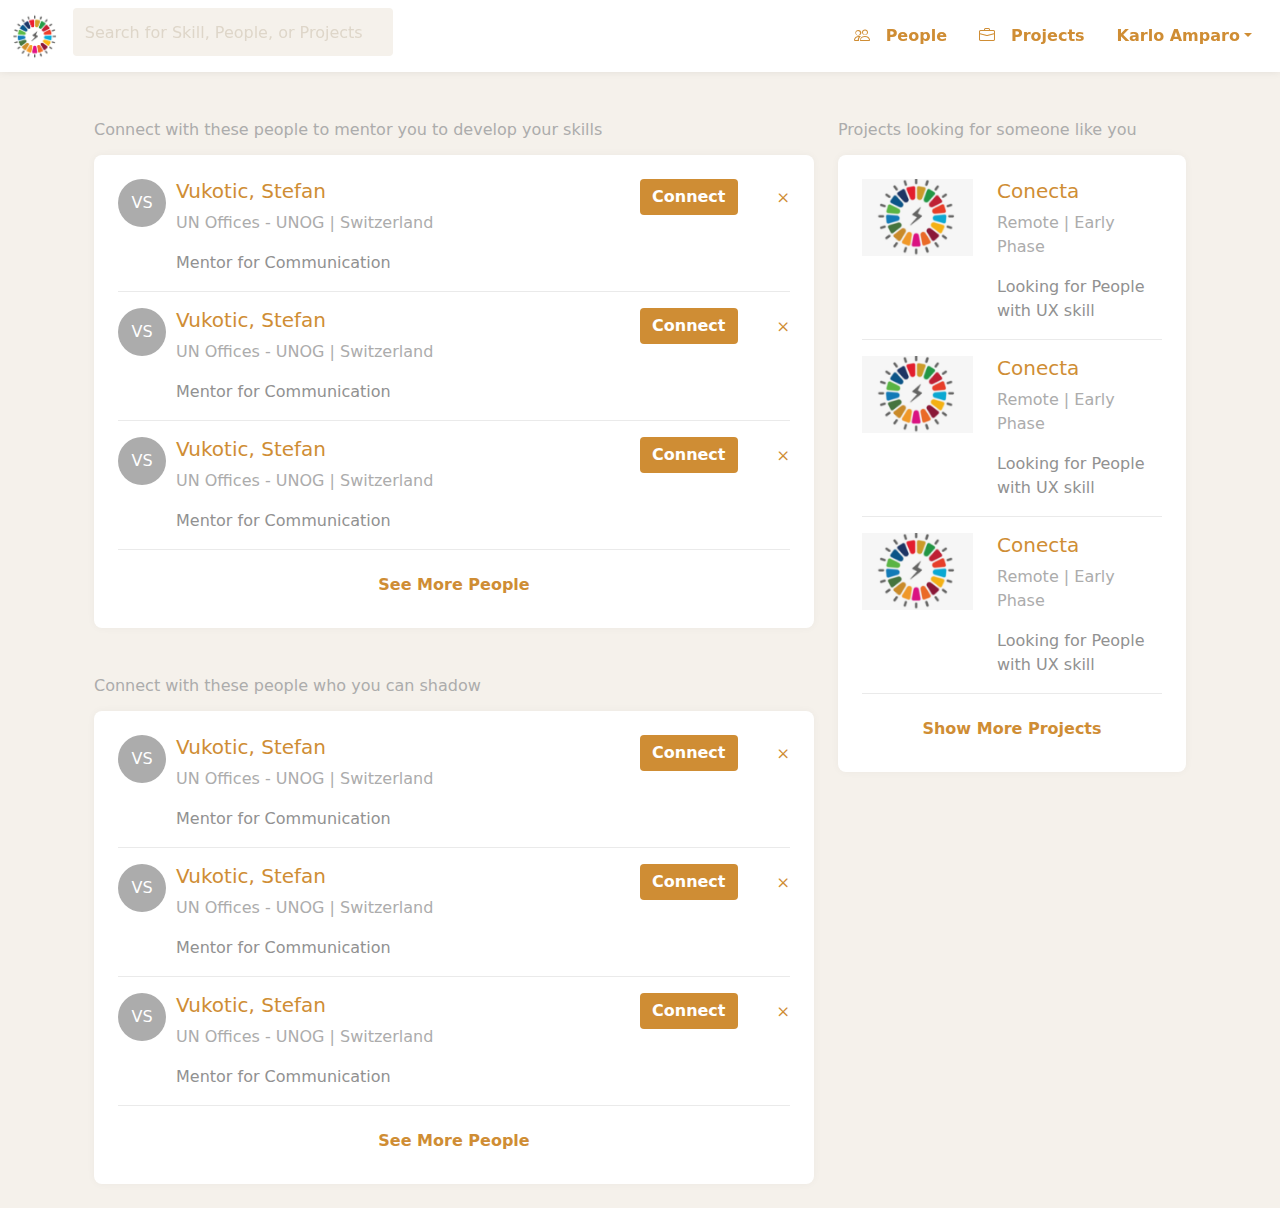
<file: index.html>
<html lang="en"><head>
    <meta charset="utf-8">
    <meta name="viewport" content="width=device-width, initial-scale=1">
    <meta name="description" content="">
    <title>Conecta</title>

    <link href="css/bootstrap.css" rel="stylesheet">
    <link href="css/style.css" rel="stylesheet">
    <link rel="stylesheet" href="https://cdn.jsdelivr.net/npm/bootstrap-icons@1.3.0/font/bootstrap-icons.css">
  </head>
  <body>
    
<nav class="navbar fixed-top navbar-expand-md">
  <div class="container-fluid">
    <a class="navbar-brand" href="index.html"><img src="img/logo.png"></a>
    <button class="navbar-toggler" type="button" data-bs-toggle="collapse" data-bs-target="#navbarsExampleDefault" aria-controls="navbarsExampleDefault" aria-expanded="false"   aria-label="Toggle navigation">
      <span class="navbar-toggler-icon"></span>
    </button>

    <div class="collapse navbar-collapse" id="navbarsExampleDefault">
      <form class="d-flex pt-2" action="search.html">
        <input class="form-control me-2" type="search" placeholder="Search for Skill, People, or Projects" aria-label="Search" id="search">
      </form>

      <ul class="navbar-nav ms-auto flex-nowrap">
        <li class="nav-item">
          <a href="#" class="nav-link m-2 menu-item nav-active"><i class="bi bi-people me-3"></i>People</a>
        </li>
        <li class="nav-item">
          <a href="#" class="nav-link m-2 menu-item"><i class="bi bi-briefcase me-3"></i>Projects</a>
        </li>
        <li class="nav-item dropdown">
          <a class="nav-link m-2 dropdown-toggle" data-bs-toggle="dropdown" href="#" role="button" aria-expanded="false">Karlo Amparo</a>
        </li>
      </ul>
      
    </div>
  </div>
</nav>

<div id="main" class="container pb-4">
  <div class="container">
  <div class="row">
    <div class="col-sm-8">


      <h6 class="light-grey">Connect with these people to mentor you to develop your skills</h6>
      <div class="card mt-3 pt-0">
        <div class="card-body">
          

          <div class="row card-item">

            <div class="col-sm-1">
              <div class="profile-image">
                VS
              </div>
            </div>


            <div class="col-sm-8">
              <a class="orange" href="profile.html">
                <h5>Vukotic, Stefan</h5>
              </a>
              <p class="sub light-grey">UN Offices - UNOG  |  Switzerland</p>
              <p class="grey">Mentor for Communication</p>
            </div>
            <div class="col-sm-2 text-end">
              <button type="button" class="btn btn-primary">Connect</button>
            </div>
            <div class="col-sm-1">
              <button type="button" class="btn btn-link btn-lg"><i class="bi bi-x"></i></button>
            </div>
          </div>

          <hr>

          <div class="row card-item">
            <div class="col-sm-1">
              <div class="profile-image">
                VS
              </div>
            </div>
            <div class="col-sm-8">
              <a class="orange" href="profile.html">
                <h5>Vukotic, Stefan</h5>
              </a>
              <p class="sub light-grey">UN Offices - UNOG  |  Switzerland</p>
              <p class="grey">Mentor for Communication</p>
            </div>
            <div class="col-sm-2 text-end">
              <button type="button" class="btn btn-primary">Connect</button>
            </div>
            <div class="col-sm-1">
              <button type="button" class="btn btn-link btn-lg"><i class="bi bi-x"></i></button>
            </div>
          </div>

          <hr>

          <div class="row card-item">
            <div class="col-sm-1">
              <div class="profile-image">
                VS
              </div>
            </div>
            <div class="col-sm-8">
              <a class="orange" href="profile.html">
                <h5>Vukotic, Stefan</h5>
              </a>
              <p class="sub light-grey">UN Offices - UNOG  |  Switzerland</p>
              <p class="grey">Mentor for Communication</p>
            </div>
            <div class="col-sm-2 text-end">
              <button type="button" class="btn btn-primary">Connect</button>
            </div>
            <div class="col-sm-1">
              <button type="button" class="btn btn-link btn-lg"><i class="bi bi-x"></i></button>
            </div>
          </div>

          <hr>

          <div class="row">
            <div class="col-sm-12 text-center">
              <a href="search-people.html">
                <button type="button" class="btn btn-link">See More People</button>
              </a>
            </div>
          </div>


        </div>
      </div>

      <h6 class="light-grey mt-5">Connect with these people who you can shadow</h6>
      <div class="card mt-3 pt-0">
        <div class="card-body">
          

          <div class="row card-item">
            <div class="col-sm-1">
              <div class="profile-image">
                VS
              </div>
            </div>
            <div class="col-sm-8">
              <a class="orange" href="profile.html">
                <h5>Vukotic, Stefan</h5>
              </a>
              <p class="sub light-grey">UN Offices - UNOG  |  Switzerland</p>
              <p class="grey">Mentor for Communication</p>
            </div>
            <div class="col-sm-2 text-end">
              <button type="button" class="btn btn-primary">Connect</button>
            </div>
            <div class="col-sm-1">
              <button type="button" class="btn btn-link btn-lg"><i class="bi bi-x"></i></button>
            </div>
          </div>

          <hr>

          <div class="row card-item">
            <div class="col-sm-1">
              <div class="profile-image">
                VS
              </div>
            </div>
            <div class="col-sm-8">
              <a class="orange" href="profile.html">
                <h5>Vukotic, Stefan</h5>
              </a>
              <p class="sub light-grey">UN Offices - UNOG  |  Switzerland</p>
              <p class="grey">Mentor for Communication</p>
            </div>
            <div class="col-sm-2 text-end">
              <button type="button" class="btn btn-primary">Connect</button>
            </div>
            <div class="col-sm-1">
              <button type="button" class="btn btn-link btn-lg"><i class="bi bi-x"></i></button>
            </div>
          </div>

          <hr>

          <div class="row card-item">
            <div class="col-sm-1">
              <div class="profile-image">
                VS
              </div>
            </div>
            <div class="col-sm-8">
              <a class="orange" href="profile.html">
                <h5>Vukotic, Stefan</h5>
              </a>
              <p class="sub light-grey">UN Offices - UNOG  |  Switzerland</p>
              <p class="grey">Mentor for Communication</p>
            </div>
            <div class="col-sm-2 text-end">
              <button type="button" class="btn btn-primary">Connect</button>
            </div>
            <div class="col-sm-1">
              <button type="button" class="btn btn-link btn-lg"><i class="bi bi-x"></i></button>
            </div>
          </div>

          <hr>

          <div class="row">
            <div class="col-sm-12 text-center">
              <a href="search-people.html">
                <button type="button" class="btn btn-link">See More People</button>
              </a>
            </div>
          </div>


        </div>
      </div>


    </div>
    <div class="col-sm-4">
      <h6 class="light-grey">Projects looking for someone like you</h6>
      <div class="card mt-3">
        <div class="card-body">

          <div class="row card-item">
            <div class="col-sm-5">
              <img src="img/project-sample.png">
            </div>
            <div class="col-sm-7">
              <a class="orange" href="project.html">
                <h5>Conecta</h5>
              </a>
              <p class="sub light-grey">Remote  |  Early Phase</p>
              <p class="grey">Looking for People with UX skill</p>
            </div>
          </div>

          <hr>

          <div class="row card-item">
            <div class="col-sm-5">
              <img src="img/project-sample.png">
            </div>
            <div class="col-sm-7">
              <a class="orange" href="project.html">
                <h5>Conecta</h5>
              </a>
              <p class="sub light-grey">Remote  |  Early Phase</p>
              <p class="grey">Looking for People with UX skill</p>
            </div>
          </div>

          <hr>

          <div class="row card-item">
            <div class="col-sm-5">
              <img src="img/project-sample.png">
            </div>
            <div class="col-sm-7">
              <a class="orange" href="project.html">
                <h5>Conecta</h5>
              </a>
              <p class="sub light-grey">Remote  |  Early Phase</p>
              <p class="grey">Looking for People with UX skill</p>
            </div>
          </div>

          <hr>

          <div class="row">
            <div class="col-sm-12 text-center">
              <a href="search-projects.html">
                <button type="button" class="btn btn-link">Show More Projects</button>
              </a>
            </div>
          </div>


        </div>
      </div>

    </div>
  </div>
</div>

</div><!-- /.container -->


    <script src="js/bootstrap.bundle.min.js"></script>

      
  

</body></html>
</file>
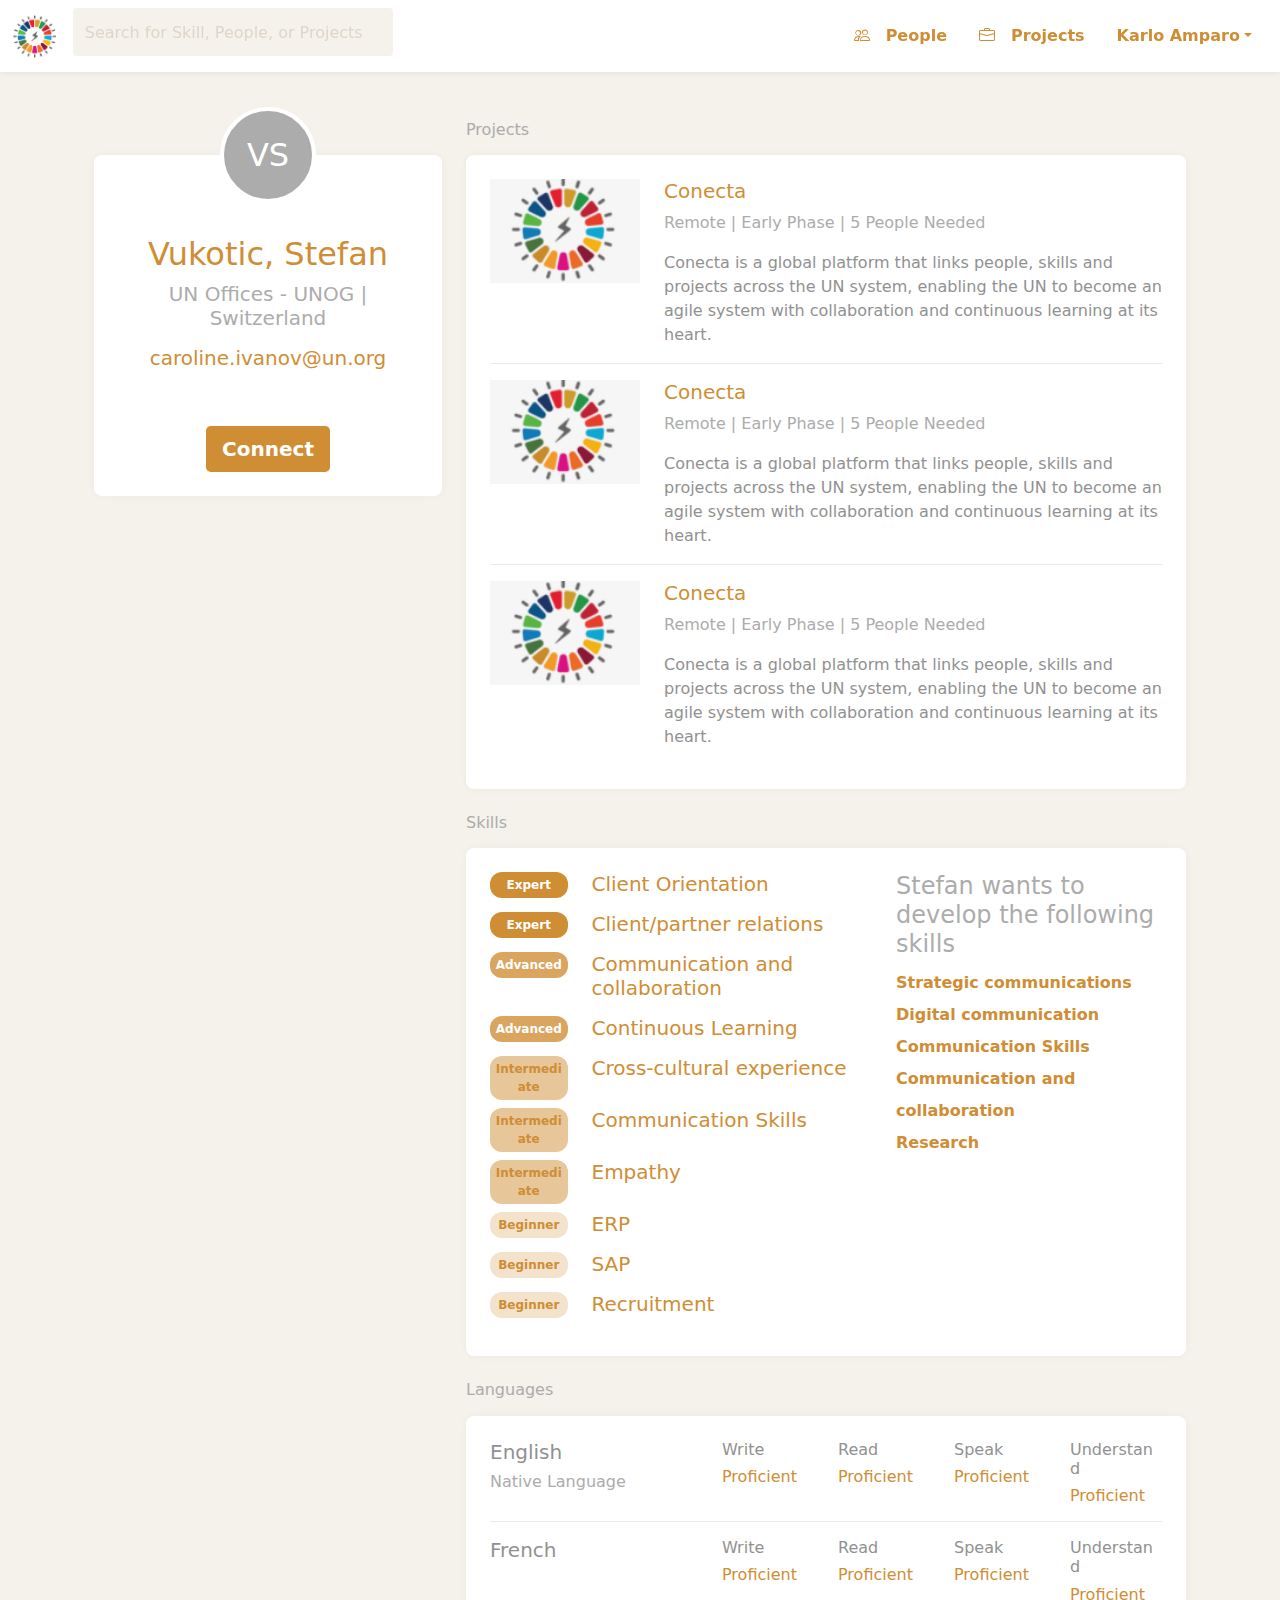
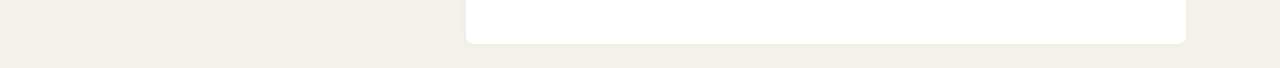
<file: profile.html>
<html lang="en"><head>
    <meta charset="utf-8">
    <meta name="viewport" content="width=device-width, initial-scale=1">
    <meta name="description" content="">
    <title>Profile | Conecta</title>

    <link href="css/bootstrap.css" rel="stylesheet">
    <link href="css/style.css" rel="stylesheet">
    <link rel="stylesheet" href="https://cdn.jsdelivr.net/npm/bootstrap-icons@1.3.0/font/bootstrap-icons.css">
  </head>
  <body>
    
<nav class="navbar fixed-top navbar-expand-md">
  <div class="container-fluid">
    <a class="navbar-brand" href="index.html"><img src="img/logo.png"></a>
    <button class="navbar-toggler" type="button" data-bs-toggle="collapse" data-bs-target="#navbarsExampleDefault" aria-controls="navbarsExampleDefault" aria-expanded="false"   aria-label="Toggle navigation">
      <span class="navbar-toggler-icon"></span>
    </button>

    <div class="collapse navbar-collapse" id="navbarsExampleDefault">
      <form class="d-flex pt-2" action="search.html">
        <input class="form-control me-2" type="search" placeholder="Search for Skill, People, or Projects" aria-label="Search" id="search">
      </form>

      <ul class="navbar-nav ms-auto flex-nowrap">
        <li class="nav-item">
          <a href="#" class="nav-link m-2 menu-item nav-active"><i class="bi bi-people me-3"></i>People</a>
        </li>
        <li class="nav-item">
          <a href="#" class="nav-link m-2 menu-item"><i class="bi bi-briefcase me-3"></i>Projects</a>
        </li>
        <li class="nav-item dropdown">
          <a class="nav-link m-2 dropdown-toggle" data-bs-toggle="dropdown" href="#" role="button" aria-expanded="false">Karlo Amparo</a>
        </li>
      </ul>
      
    </div>
  </div>
</nav>

<div id="main" class="container pb-4">
  <div class="container">
  <div class="row">
    <div class="col-sm-4">

      <h6 class="light-grey">&nbsp;</h6>
      <div class="card mt-3 pt-0">
        <div class="card-body text-center">

          <div class="profile-image-big">
            VS
          </div>

          <h2 class="orange">Vukotic, Stefan</h2>
          <h5 class="light-grey">UN Offices - UNOG  |  Switzerland</h5>
          <h5 class="mt-3"><a href="#">caroline.ivanov@un.org</a></h5>
          <button type="button" class="btn btn-primary btn-lg mt-5">Connect</button>


        </div>
      </div>
    </div>

      
    <div class="col-sm-8">

      <h6 class="light-grey">Projects</h6>
      <div class="card mt-3 pt-0">
        <div class="card-body">
          

          <div class="row card-item">
            <div class="col-sm-3">
              <img src="img/project-sample.png" class="mb-3">
            </div>
            <div class="col-sm-9">
              <a class="orange" href="project.html">
                <h5>Conecta</h5>
              </a>
              <p class="sub light-grey">Remote  |  Early Phase  |  5 People Needed</p>
              <p class="grey">Conecta is a global platform that links people, skills and projects across the UN system, enabling the UN to become an agile system with collaboration and continuous learning at its heart.</p>
            </div>
          </div>

          <hr>

          <div class="row card-item">
            <div class="col-sm-3">
              <img src="img/project-sample.png" class="mb-3">
            </div>
            <div class="col-sm-9">
              <a class="orange" href="project.html">
                <h5>Conecta</h5>
              </a>
              <p class="sub light-grey">Remote  |  Early Phase  |  5 People Needed</p>
              <p class="grey">Conecta is a global platform that links people, skills and projects across the UN system, enabling the UN to become an agile system with collaboration and continuous learning at its heart.</p>
            </div>
          </div>

          <hr>

          <div class="row card-item">
            <div class="col-sm-3">
              <img src="img/project-sample.png" class="mb-3">
            </div>
            <div class="col-sm-9">
              <a class="orange" href="project.html">
                <h5>Conecta</h5>
              </a>
              <p class="sub light-grey">Remote  |  Early Phase  |  5 People Needed</p>
              <p class="grey">Conecta is a global platform that links people, skills and projects across the UN system, enabling the UN to become an agile system with collaboration and continuous learning at its heart.</p>
            </div>
          </div>
        </div>
      </div>



      <h6 class="light-grey mt-4">Skills</h6>
      

      <div class="card mt-3">
        <div class="card-body">
          <div class="row">
            <div class="col-sm-7">

              <div class="row skill mb-2">
                <div class="col-sm-3">
                  <div class="skill-pill expert">Expert</div>
                </div>
                <div class="col-sm-9"><h5 class="orange">Client Orientation</h5></div>
              </div>

              <div class="row skill mb-2">
                <div class="col-sm-3">
                  <div class="skill-pill expert">Expert</div>
                </div>
                <div class="col-sm-9"><h5 class="orange">Client/partner relations</h5></div>
              </div>

              <div class="row skill mb-2">
                <div class="col-sm-3">
                  <div class="skill-pill advanced">Advanced</div>
                </div>
                <div class="col-sm-9"><h5 class="orange">Communication and collaboration</h5></div>
              </div>

              <div class="row skill mb-2">
                <div class="col-sm-3">
                  <div class="skill-pill advanced">Advanced</div>
                </div>
                <div class="col-sm-9"><h5 class="orange">Continuous Learning</h5></div>
              </div>

              <div class="row skill mb-2">
                <div class="col-sm-3">
                  <div class="skill-pill intermediate">Intermediate</div>
                </div>
                <div class="col-sm-9"><h5 class="orange">Cross-cultural experience</h5></div>
              </div>

              <div class="row skill mb-2">
                <div class="col-sm-3">
                  <div class="skill-pill intermediate">Intermediate</div>
                </div>
                <div class="col-sm-9"><h5 class="orange">Communication Skills</h5></div>
              </div>

              <div class="row skill mb-2">
                <div class="col-sm-3">
                  <div class="skill-pill intermediate">Intermediate</div>
                </div>
                <div class="col-sm-9"><h5 class="orange">Empathy</h5></div>
              </div>

              <div class="row skill mb-2">
                <div class="col-sm-3">
                  <div class="skill-pill beginner">Beginner</div>
                </div>
                <div class="col-sm-9"><h5 class="orange">ERP</h5></div>
              </div>

              <div class="row skill mb-2">
                <div class="col-sm-3">
                  <div class="skill-pill beginner">Beginner</div>
                </div>
                <div class="col-sm-9"><h5 class="orange">SAP</h5></div>
              </div>

              <div class="row skill mb-2">
                <div class="col-sm-3">
                  <div class="skill-pill beginner">Beginner</div>
                </div>
                <div class="col-sm-9"><h5 class="orange">Recruitment</h5></div>
              </div>

            </div>
            <div class="col-sm-5">
              <h4 class="light-grey">Stefan wants to develop the following skills</h4>
              <ul class="link-list">
                <li><a href="#">Strategic communications</a></li>
                <li><a href="#">Digital communication</a></li>
                <li><a href="#">Communication Skills</a></li>
                <li><a href="#">Communication and collaboration</a></li>
                <li><a href="#">Research</a></li>
              </ul>
            </div>
          </div>
        


        </div>


      </div>

      <h6 class="light-grey mt-4">Languages</h6>


      <div class="card mt-3">
        <div class="card-body">

          <div class="row skill mb-2">
            <div class="col-sm-4">
              <h5 class="grey">English</h5>
              <h6 class="light-grey">Native Language</h6>
            </div>
            <div class="col-sm-2">
              <h6 class="grey">Write</h6>
              <h6 class="orange">Proficient</h6>
            </div>
            <div class="col-sm-2">
              <h6 class="grey">Read</h6>
              <h6 class="orange">Proficient</h6>
            </div>
            <div class="col-sm-2">
              <h6 class="grey">Speak</h6>
              <h6 class="orange">Proficient</h6>
            </div>
            <div class="col-sm-2">
              <h6 class="grey">Understand</h6>
              <h6 class="orange">Proficient</h6>
            </div>
          </div>


          <hr>

          <div class="row skill mb-2">
            <div class="col-sm-4">
              <h5 class="grey">French</h5>
            </div>
            <div class="col-sm-2">
              <h6 class="grey">Write</h6>
              <h6 class="orange">Proficient</h6>
            </div>
            <div class="col-sm-2">
              <h6 class="grey">Read</h6>
              <h6 class="orange">Proficient</h6>
            </div>
            <div class="col-sm-2">
              <h6 class="grey">Speak</h6>
              <h6 class="orange">Proficient</h6>
            </div>
            <div class="col-sm-2">
              <h6 class="grey">Understand</h6>
              <h6 class="orange">Proficient</h6>
            </div>            
          </div>

        </div>
      </div>

    </div>
  </div>
</div>

</div><!-- /.container -->


    <script src="js/bootstrap.bundle.min.js"></script>

      
  

</body></html>
</file>
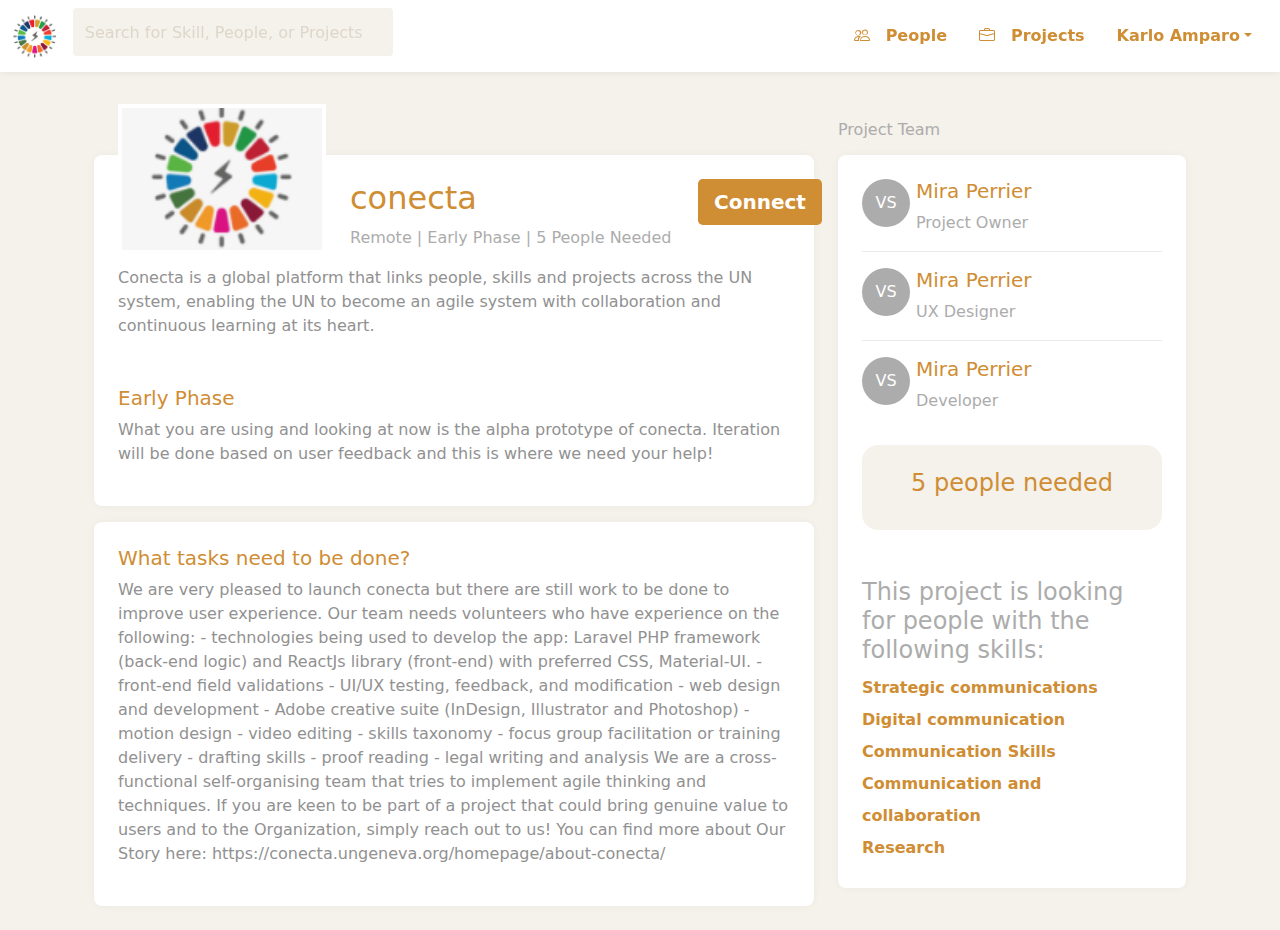
<file: project.html>
<html lang="en"><head>
    <meta charset="utf-8">
    <meta name="viewport" content="width=device-width, initial-scale=1">
    <meta name="description" content="">
    <title>Projects | Conecta</title>

    <link href="css/bootstrap.css" rel="stylesheet">
    <link href="css/style.css" rel="stylesheet">
    <link rel="stylesheet" href="https://cdn.jsdelivr.net/npm/bootstrap-icons@1.3.0/font/bootstrap-icons.css">
  </head>
  <body>
    
<nav class="navbar fixed-top navbar-expand-md">
  <div class="container-fluid">
    <a class="navbar-brand" href="index.html"><img src="img/logo.png"></a>
    <button class="navbar-toggler" type="button" data-bs-toggle="collapse" data-bs-target="#navbarsExampleDefault" aria-controls="navbarsExampleDefault" aria-expanded="false"   aria-label="Toggle navigation">
      <span class="navbar-toggler-icon"></span>
    </button>

    <div class="collapse navbar-collapse" id="navbarsExampleDefault">
      <form class="d-flex pt-2" action="search.html">
        <input class="form-control me-2" type="search" placeholder="Search for Skill, People, or Projects" aria-label="Search" id="search">
      </form>

      <ul class="navbar-nav ms-auto flex-nowrap">
        <li class="nav-item">
          <a href="#" class="nav-link m-2 menu-item nav-active"><i class="bi bi-people me-3"></i>People</a>
        </li>
        <li class="nav-item">
          <a href="#" class="nav-link m-2 menu-item"><i class="bi bi-briefcase me-3"></i>Projects</a>
        </li>
        <li class="nav-item dropdown">
          <a class="nav-link m-2 dropdown-toggle" data-bs-toggle="dropdown" href="#" role="button" aria-expanded="false">Karlo Amparo</a>
        </li>
      </ul>
      
    </div>
  </div>
</nav>

<div id="main" class="container pb-4">
  <div class="container">
  <div class="row">
    <div class="col-sm-8">

      <h6 class="light-grey">&nbsp;</h6>
      <div class="card mt-3 pt-0">
        <div class="card-body">

          <div class="row">
            <div class="col-sm-4">
              <div class="project-image-big" style="background:url('img/project-sample.png'); background-size: cover; background-position: middle center;" >
                <img src="img/project-sample.png" style="opacity: 0">
              </div>
            </div>
            <div class="col-sm-6">
              <h2 class="orange">conecta</h2>
              <p class="sub light-grey">Remote  |  Early Phase  |  5 People Needed</p>
            </div>
            <div class="col-sm-2">
              <button type="button" class="btn btn-primary btn-lg">Connect</button>
            </div>
          </div>

          <div class="row">
            <div class="col-sm-12">
              <p class="grey">Conecta is a global platform that links people, skills and projects across the UN system, enabling the UN to become an agile system with collaboration and continuous learning at its heart.</p>
              <h5 class="mt-5 orange">Early Phase</h5>
              <p class="grey">What you are using and looking at now is the alpha prototype of conecta. Iteration will be done based on user feedback and this is where we need your help!</p>
            </div>
          </div>
        </div>
      </div>

      <div class="card mt-3 pt-0">
        <div class="card-body">       
          <h5 class="orange">What tasks need to be done?</h5>
          <p class="grey">We are very pleased to launch conecta but there are still work to be done to improve user experience. Our team needs volunteers who have experience on the following: - technologies being used to develop the app: Laravel PHP framework (back-end logic) and ReactJs library (front-end) with preferred CSS, Material-UI. - front-end field validations - UI/UX testing, feedback, and modification - web design and development - Adobe creative suite (InDesign, Illustrator and Photoshop) - motion design - video editing - skills taxonomy - focus group facilitation or training delivery - drafting skills - proof reading - legal writing and analysis We are a cross-functional self-organising team that tries to implement agile thinking and techniques. If you are keen to be part of a project that could bring genuine value to users and to the Organization, simply reach out to us! You can find more about Our Story here: https://conecta.ungeneva.org/homepage/about-conecta/</p>
        </div>
      </div>


    </div>

      
    <div class="col-sm-4">

      <h6 class="light-grey">Project Team</h6>
      <div class="card mt-3 pt-0">
        <div class="card-body">
          

          <div class="row card-item">
            <div class="col-sm-2">
              <div class="profile-image">
                VS
              </div>
            </div>
            <div class="col-sm-10">
              <a class="orange" href="profile.html">
                <h5>Mira Perrier</h5>
              </a>
              <p class="sub light-grey">Project Owner</p>
            </div>
          </div>

          <hr>

          <div class="row card-item">
            <div class="col-sm-2">
              <div class="profile-image">
                VS
              </div>
            </div>
            <div class="col-sm-10">
              <a class="orange" href="profile.html">
                <h5>Mira Perrier</h5>
              </a>
              <p class="sub light-grey">UX Designer</p>
            </div>
          </div>

          <hr>

          <div class="row card-item">
            <div class="col-sm-2">
              <div class="profile-image">
                VS
              </div>
            </div>
            <div class="col-sm-10">
              <a class="orange" href="profile.html">
                <h5>Mira Perrier</h5>
              </a>
              <p class="sub light-grey">Developer</p>
            </div>
          </div>

          <div class="project-need mt-3 p-4 text-center">
            <h4 class="orange">5 people needed</h4>
          </div>


          <h4 class="light-grey mt-5">This project is looking for people with the following skills:</h4>
          <ul class="link-list">
            <li><a href="#">Strategic communications</a></li>
            <li><a href="#">Digital communication</a></li>
            <li><a href="#">Communication Skills</a></li>
            <li><a href="#">Communication and collaboration</a></li>
            <li><a href="#">Research</a></li>
          </ul>


        </div>
      </div>

    </div>
  </div>
</div>

</div><!-- /.container -->


    <script src="js/bootstrap.bundle.min.js"></script>

      
  

</body></html>
</file>
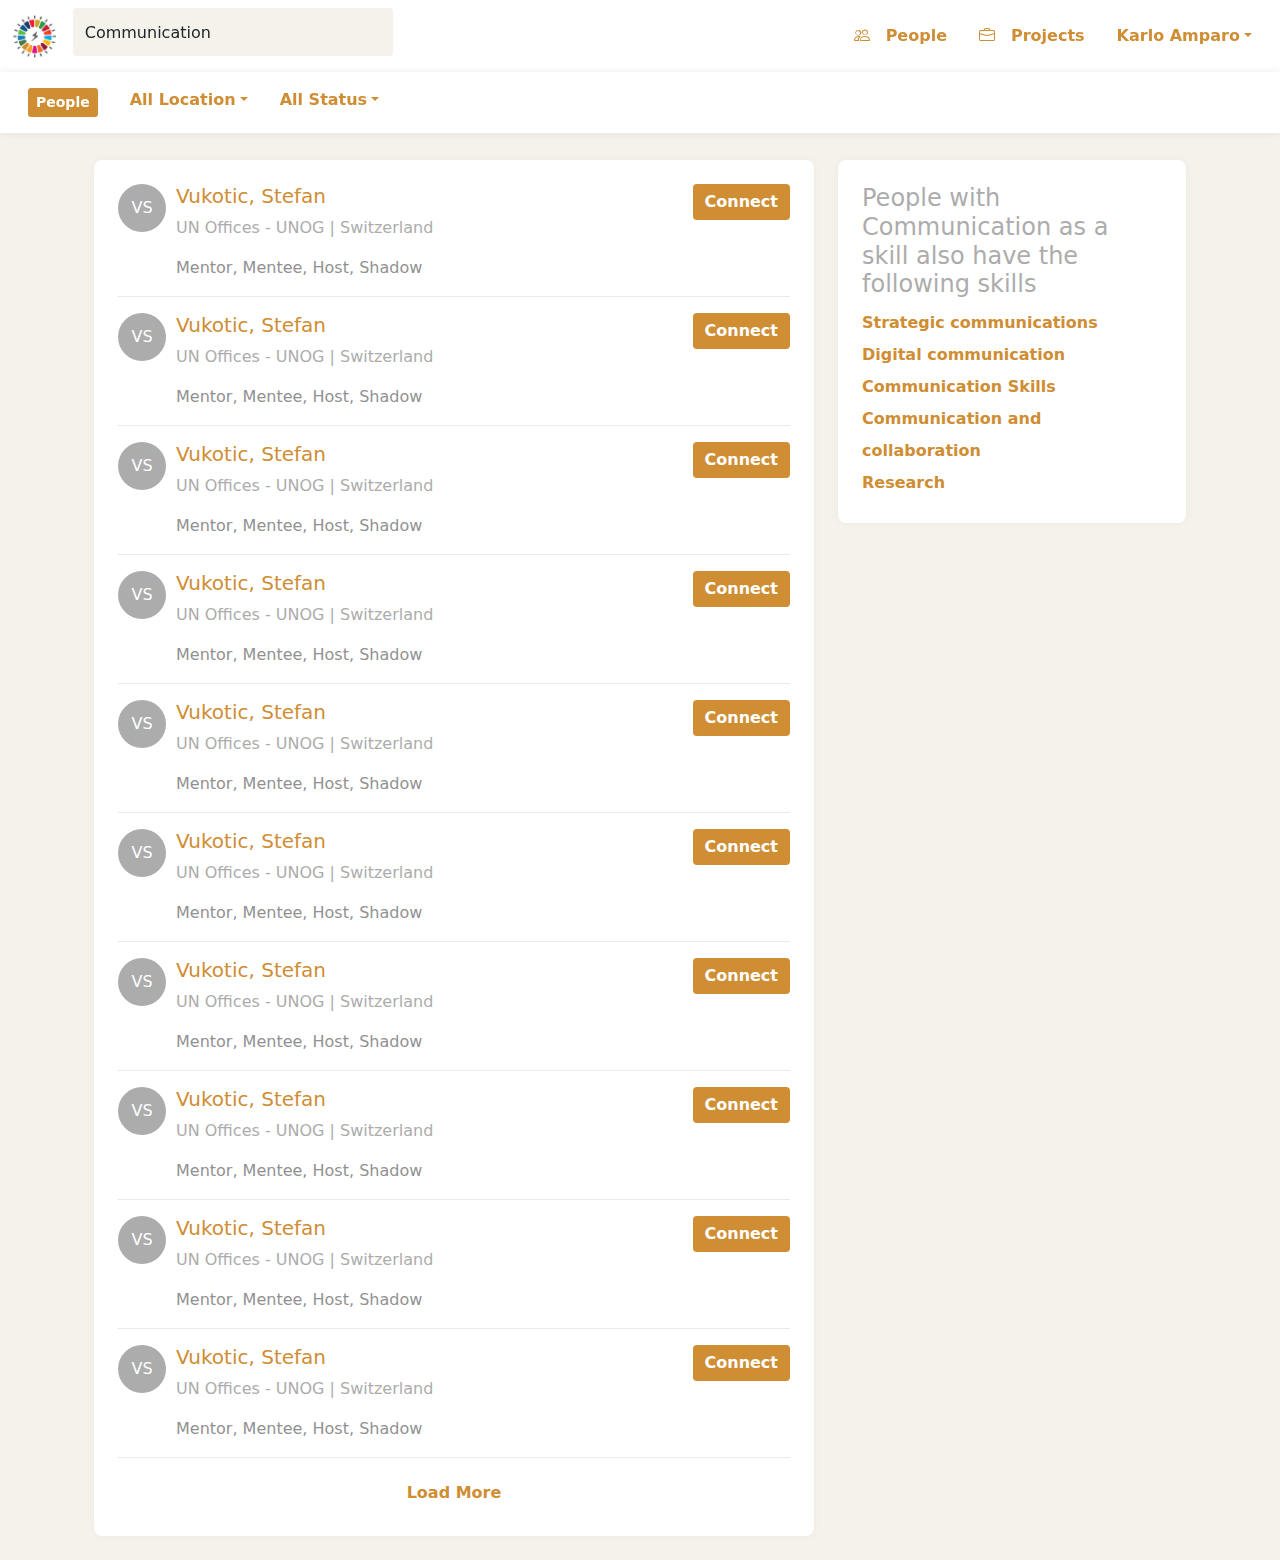
<file: search-people.html>
<html lang="en"><head>
    <meta charset="utf-8">
    <meta name="viewport" content="width=device-width, initial-scale=1">
    <meta name="description" content="">
    <title>Search People | Conecta</title>

    <link href="css/bootstrap.css" rel="stylesheet">
    <link href="css/style.css" rel="stylesheet">
    <link rel="stylesheet" href="https://cdn.jsdelivr.net/npm/bootstrap-icons@1.3.0/font/bootstrap-icons.css">
  </head>
  <body>
    
<nav class="navbar fixed-top navbar-expand-md">
  <div class="container-fluid">
    <a class="navbar-brand" href="index.html"><img src="img/logo.png"></a>
    <button class="navbar-toggler" type="button" data-bs-toggle="collapse" data-bs-target="#navbarsExampleDefault" aria-controls="navbarsExampleDefault" aria-expanded="false"   aria-label="Toggle navigation">
      <span class="navbar-toggler-icon"></span>
    </button>

    <div class="collapse navbar-collapse" id="navbarsExampleDefault">
      <form class="d-flex pt-2" action="search.html">
        <input class="form-control me-2" type="search" placeholder="Search for Skill, People, or Projects" aria-label="Search" id="search" value="Communication">
      </form>

      <ul class="navbar-nav ms-auto flex-nowrap">
        <li class="nav-item">
          <a href="#" class="nav-link m-2 menu-item nav-active"><i class="bi bi-people me-3"></i>People</a>
        </li>
        <li class="nav-item">
          <a href="#" class="nav-link m-2 menu-item"><i class="bi bi-briefcase me-3"></i>Projects</a>
        </li>
        <li class="nav-item dropdown">
          <a class="nav-link m-2 dropdown-toggle" data-bs-toggle="dropdown" href="#" role="button" aria-expanded="false">Karlo Amparo</a>
        </li>
      </ul>
      
    </div>
  </div>
</nav>

<nav class="navbar fixed-top navbar-expand-md" id="search-nav">
  <div class="container-fluid">

      <ul class="navbar-nav me-auto flex-nowrap">
        <li class="nav-item">
          <a href="search.html" class="nav-link m-2 menu-item nav-active"><button type="button" class="btn btn-primary btn-sm">People</button></a>
        </li>
        <li class="nav-item dropdown">
          <a class="nav-link m-2 dropdown-toggle" data-bs-toggle="dropdown" href="#" role="button" aria-expanded="false">All Location</a>
        </li>
        <li class="nav-item dropdown">
          <a class="nav-link m-2 dropdown-toggle" data-bs-toggle="dropdown" href="#" role="button" aria-expanded="false">All Status</a>
        </li>
      </ul>
      
    </div>
  </div>
</nav>

<div id="main" class="container pb-4">
  <div class="container mt-4">
  <div class="row">
    <div class="col-sm-8">


      <div class="card mt-3 pt-0">
        <div class="card-body">
          

          <div class="row card-item">
            <div class="col-sm-1">
              <div class="profile-image">
                VS
              </div>
            </div>
            <div class="col-sm-8">
              <a class="orange" href="profile.html">
                <h5>Vukotic, Stefan</h5>
              </a>
              <p class="sub light-grey">UN Offices - UNOG  |  Switzerland</p>
              <p class="grey">Mentor,  Mentee,  Host, Shadow</p>
            </div>
            <div class="col-sm-3 text-end">
              <button type="button" class="btn btn-primary">Connect</button>
            </div>
          </div>

          <hr>

          <div class="row card-item">
            <div class="col-sm-1">
              <div class="profile-image">
                VS
              </div>
            </div>
            <div class="col-sm-8">
              <a class="orange" href="profile.html">
                <h5>Vukotic, Stefan</h5>
              </a>
              <p class="sub light-grey">UN Offices - UNOG  |  Switzerland</p>
              <p class="grey">Mentor,  Mentee,  Host, Shadow</p>
            </div>
            <div class="col-sm-3 text-end">
              <button type="button" class="btn btn-primary">Connect</button>
            </div>
          </div>

          <hr>

          <div class="row card-item">
            <div class="col-sm-1">
              <div class="profile-image">
                VS
              </div>
            </div>
            <div class="col-sm-8">
              <a class="orange" href="profile.html">
                <h5>Vukotic, Stefan</h5>
              </a>
              <p class="sub light-grey">UN Offices - UNOG  |  Switzerland</p>
              <p class="grey">Mentor,  Mentee,  Host, Shadow</p>
            </div>
            <div class="col-sm-3 text-end">
              <button type="button" class="btn btn-primary">Connect</button>
            </div>
          </div>

          <hr>

          <div class="row card-item">
            <div class="col-sm-1">
              <div class="profile-image">
                VS
              </div>
            </div>
            <div class="col-sm-8">
              <a class="orange" href="profile.html">
                <h5>Vukotic, Stefan</h5>
              </a>
              <p class="sub light-grey">UN Offices - UNOG  |  Switzerland</p>
              <p class="grey">Mentor,  Mentee,  Host, Shadow</p>
            </div>
            <div class="col-sm-3 text-end">
              <button type="button" class="btn btn-primary">Connect</button>
            </div>
          </div>

          <hr>

          <div class="row card-item">
            <div class="col-sm-1">
              <div class="profile-image">
                VS
              </div>
            </div>
            <div class="col-sm-8">
              <a class="orange" href="profile.html">
                <h5>Vukotic, Stefan</h5>
              </a>
              <p class="sub light-grey">UN Offices - UNOG  |  Switzerland</p>
              <p class="grey">Mentor,  Mentee,  Host, Shadow</p>
            </div>
            <div class="col-sm-3 text-end">
              <button type="button" class="btn btn-primary">Connect</button>
            </div>
          </div>

          <hr>

          <div class="row card-item">
            <div class="col-sm-1">
              <div class="profile-image">
                VS
              </div>
            </div>
            <div class="col-sm-8">
              <a class="orange" href="profile.html">
                <h5>Vukotic, Stefan</h5>
              </a>
              <p class="sub light-grey">UN Offices - UNOG  |  Switzerland</p>
              <p class="grey">Mentor,  Mentee,  Host, Shadow</p>
            </div>
            <div class="col-sm-3 text-end">
              <button type="button" class="btn btn-primary">Connect</button>
            </div>
          </div>

          <hr>

          <div class="row card-item">
            <div class="col-sm-1">
              <div class="profile-image">
                VS
              </div>
            </div>
            <div class="col-sm-8">
              <a class="orange" href="profile.html">
                <h5>Vukotic, Stefan</h5>
              </a>
              <p class="sub light-grey">UN Offices - UNOG  |  Switzerland</p>
              <p class="grey">Mentor,  Mentee,  Host, Shadow</p>
            </div>
            <div class="col-sm-3 text-end">
              <button type="button" class="btn btn-primary">Connect</button>
            </div>
          </div>

          <hr>

          <div class="row card-item">
            <div class="col-sm-1">
              <div class="profile-image">
                VS
              </div>
            </div>
            <div class="col-sm-8">
              <a class="orange" href="profile.html">
                <h5>Vukotic, Stefan</h5>
              </a>
              <p class="sub light-grey">UN Offices - UNOG  |  Switzerland</p>
              <p class="grey">Mentor,  Mentee,  Host, Shadow</p>
            </div>
            <div class="col-sm-3 text-end">
              <button type="button" class="btn btn-primary">Connect</button>
            </div>
          </div>

          <hr>

          <div class="row card-item">
            <div class="col-sm-1">
              <div class="profile-image">
                VS
              </div>
            </div>
            <div class="col-sm-8">
              <a class="orange" href="profile.html">
                <h5>Vukotic, Stefan</h5>
              </a>
              <p class="sub light-grey">UN Offices - UNOG  |  Switzerland</p>
              <p class="grey">Mentor,  Mentee,  Host, Shadow</p>
            </div>
            <div class="col-sm-3 text-end">
              <button type="button" class="btn btn-primary">Connect</button>
            </div>
          </div>

          <hr>

          <div class="row card-item">
            <div class="col-sm-1">
              <div class="profile-image">
                VS
              </div>
            </div>
            <div class="col-sm-8">
              <a class="orange" href="profile.html">
                <h5>Vukotic, Stefan</h5>
              </a>
              <p class="sub light-grey">UN Offices - UNOG  |  Switzerland</p>
              <p class="grey">Mentor,  Mentee,  Host, Shadow</p>
            </div>
            <div class="col-sm-3 text-end">
              <button type="button" class="btn btn-primary">Connect</button>
            </div>
          </div>

          <hr>

          <div class="row">
            <div class="col-sm-12 text-center">
              <button type="button" class="btn btn-link">Load More</button>
            </div>
          </div>


        </div>
      </div>



    </div>
    <div class="col-sm-4">      

      <div class="card mt-3">
        <div class="card-body">
          <h4 class="light-grey">People with Communication as a skill also have the following skills</h4>
            <ul class="link-list">
              <li><a href="#">Strategic communications</a></li>
              <li><a href="#">Digital communication</a></li>
              <li><a href="#">Communication Skills</a></li>
              <li><a href="#">Communication and collaboration</a></li>
              <li><a href="#">Research</a></li>
            </ul>
          


        </div>
      </div>

    </div>
  </div>
</div>

</div><!-- /.container -->


    <script src="js/bootstrap.bundle.min.js"></script>

      
  

</body></html>
</file>
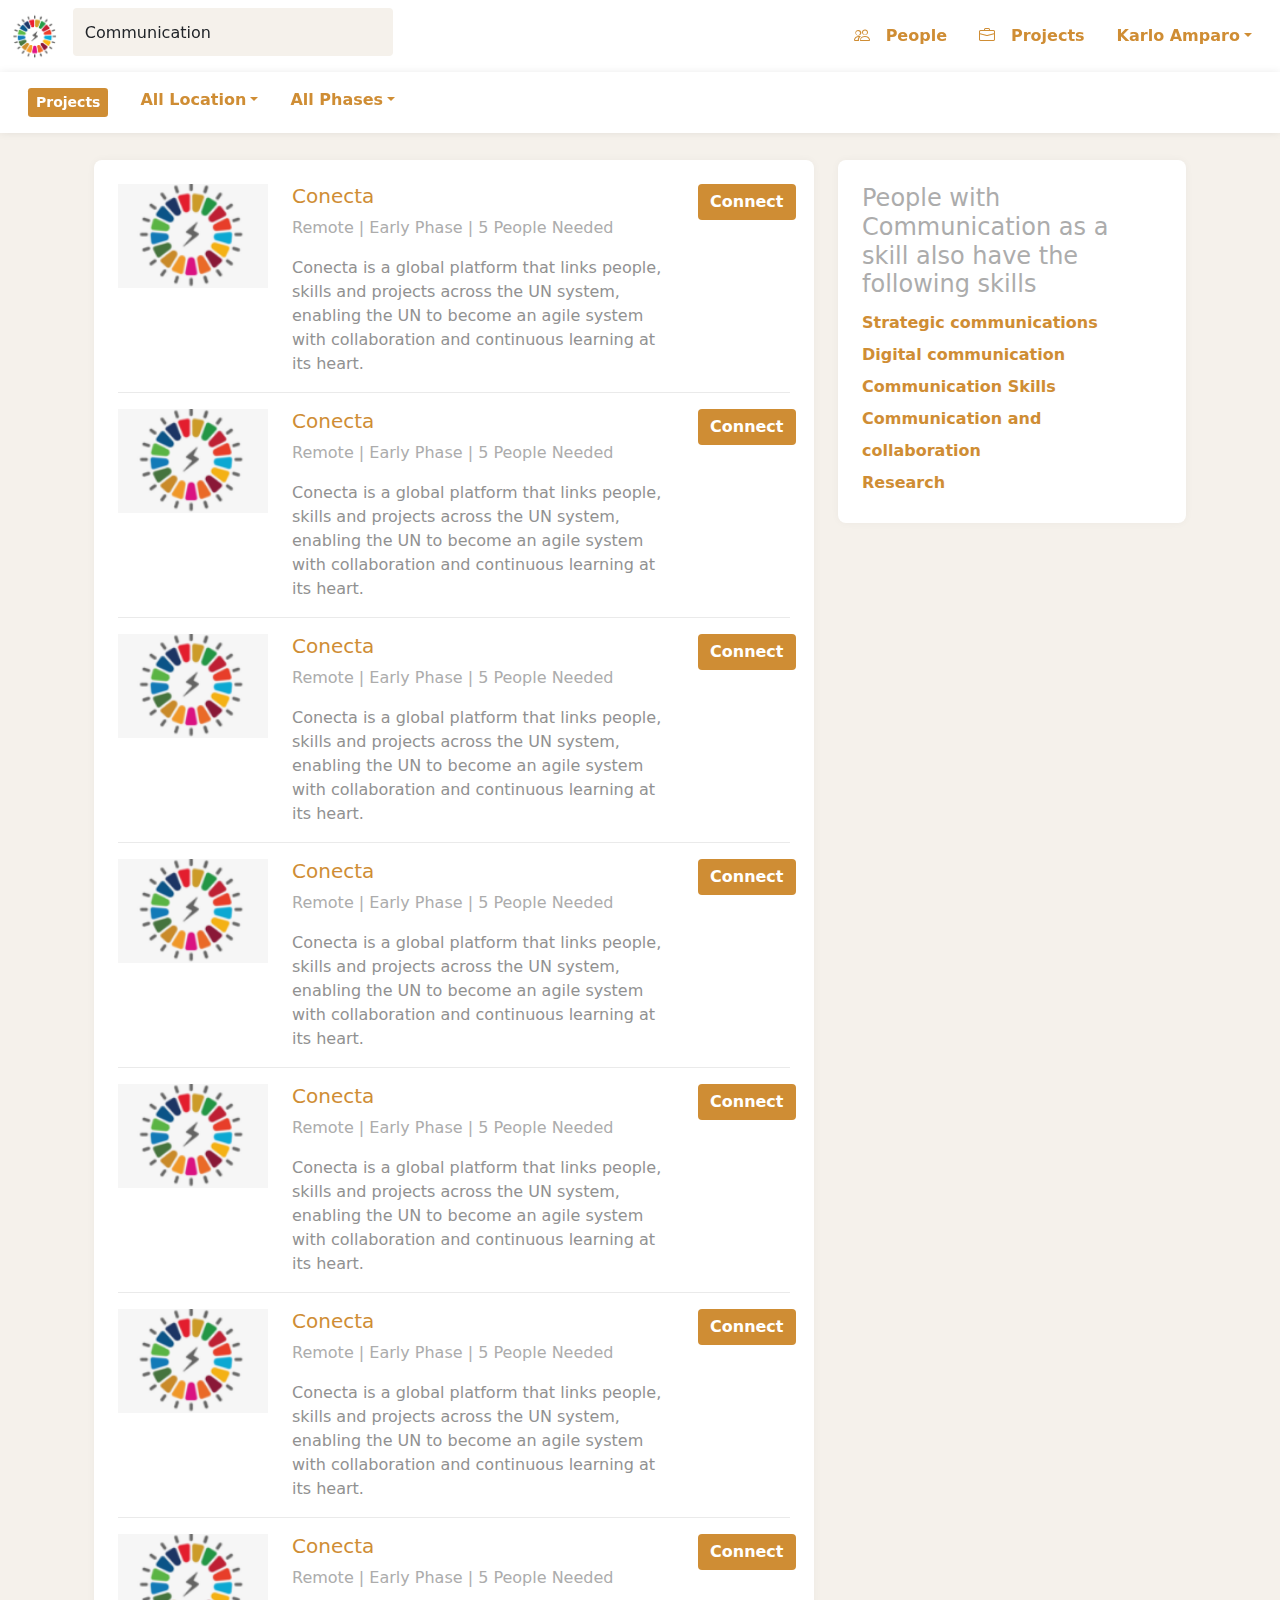
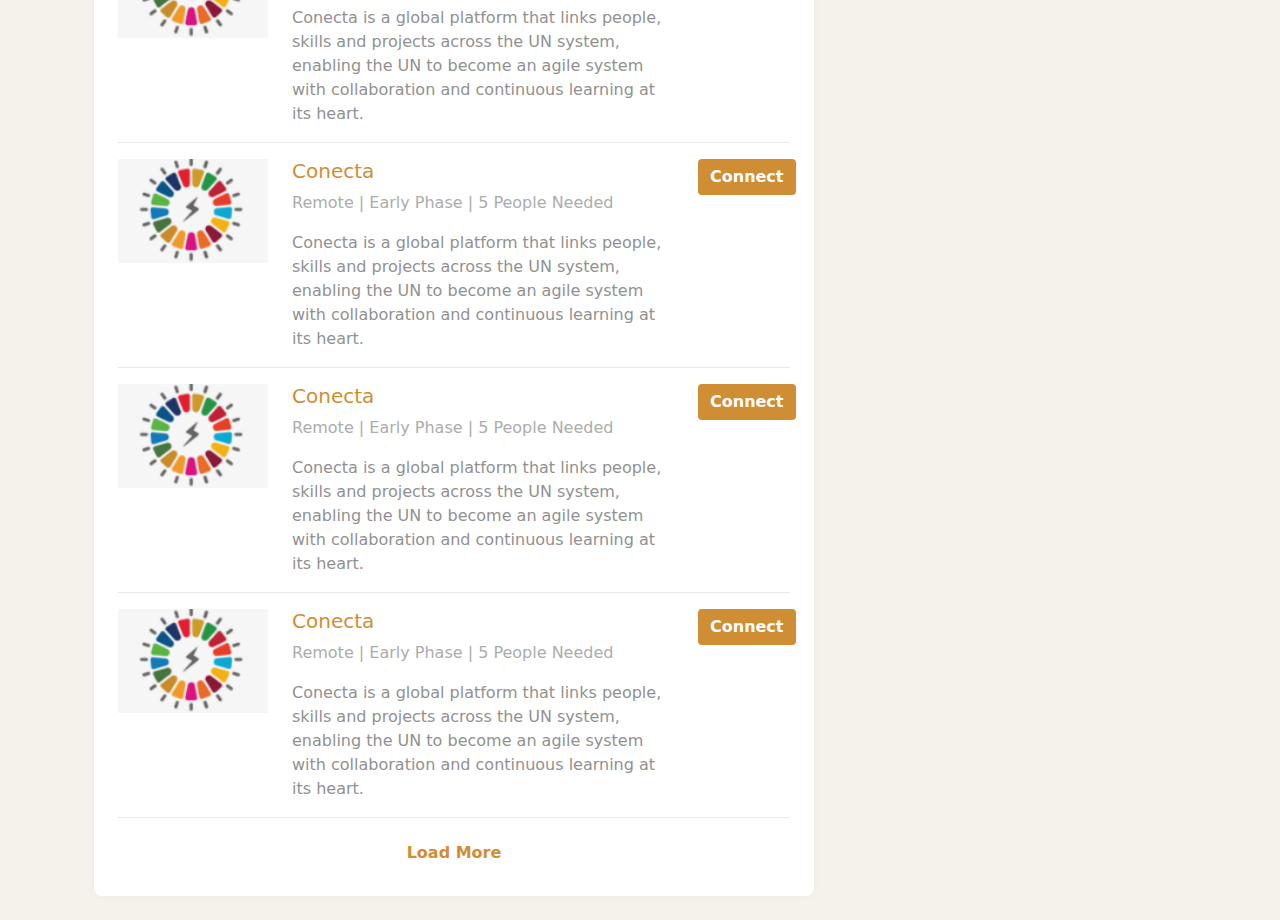
<file: search-projects.html>
<html lang="en"><head>
    <meta charset="utf-8">
    <meta name="viewport" content="width=device-width, initial-scale=1">
    <meta name="description" content="">
    <title>Search Projects | Conecta</title>

    <link href="css/bootstrap.css" rel="stylesheet">
    <link href="css/style.css" rel="stylesheet">
    <link rel="stylesheet" href="https://cdn.jsdelivr.net/npm/bootstrap-icons@1.3.0/font/bootstrap-icons.css">
  </head>
  <body>
    
<nav class="navbar fixed-top navbar-expand-md">
  <div class="container-fluid">
    <a class="navbar-brand" href="index.html"><img src="img/logo.png"></a>
    <button class="navbar-toggler" type="button" data-bs-toggle="collapse" data-bs-target="#navbarsExampleDefault" aria-controls="navbarsExampleDefault" aria-expanded="false"   aria-label="Toggle navigation">
      <span class="navbar-toggler-icon"></span>
    </button>

    <div class="collapse navbar-collapse" id="navbarsExampleDefault">
      <form class="d-flex pt-2" action="search.html">
        <input class="form-control me-2" type="search" placeholder="Search for Skill, People, or Projects" aria-label="Search" id="search" value="Communication">
      </form>

      <ul class="navbar-nav ms-auto flex-nowrap">
        <li class="nav-item">
          <a href="#" class="nav-link m-2 menu-item nav-active"><i class="bi bi-people me-3"></i>People</a>
        </li>
        <li class="nav-item">
          <a href="#" class="nav-link m-2 menu-item"><i class="bi bi-briefcase me-3"></i>Projects</a>
        </li>
        <li class="nav-item dropdown">
          <a class="nav-link m-2 dropdown-toggle" data-bs-toggle="dropdown" href="#" role="button" aria-expanded="false">Karlo Amparo</a>
        </li>
      </ul>
      
    </div>
  </div>
</nav>

<nav class="navbar fixed-top navbar-expand-md" id="search-nav">
  <div class="container-fluid">

      <ul class="navbar-nav me-auto flex-nowrap">
        <li class="nav-item">
          <a href="search.html" class="nav-link m-2 menu-item nav-active"><button type="button" class="btn btn-primary btn-sm">Projects</button></a>
        </li>
        <li class="nav-item dropdown">
          <a class="nav-link m-2 dropdown-toggle" data-bs-toggle="dropdown" href="#" role="button" aria-expanded="false">All Location</a>
        </li>
        <li class="nav-item dropdown">
          <a class="nav-link m-2 dropdown-toggle" data-bs-toggle="dropdown" href="#" role="button" aria-expanded="false">All Phases</a>
        </li>
      </ul>
      
    </div>
  </div>
</nav>

<div id="main" class="container pb-4">
  <div class="container mt-4">
  <div class="row">
    <div class="col-sm-8">


      <div class="card mt-3 pt-0">
        <div class="card-body">
          

          <div class="row card-item">
            <div class="col-sm-3">
              <img src="img/project-sample.png">
            </div>
            <div class="col-sm-7">
              <a class="orange" href="project.html">
                <h5>Conecta</h5>
              </a>
              <p class="sub light-grey">Remote  |  Early Phase  |  5 People Needed</p>
              <p class="grey">Conecta is a global platform that links people, skills and projects across the UN system, enabling the UN to become an agile system with collaboration and continuous learning at its heart.</p>
            </div>
            <div class="col-sm-2 text-end">
              <button type="button" class="btn btn-primary">Connect</button>
            </div>
          </div>

          <hr>

          <div class="row card-item">
            <div class="col-sm-3">
              <img src="img/project-sample.png">
            </div>
            <div class="col-sm-7">
              <a class="orange" href="project.html">
                <h5>Conecta</h5>
              </a>
              <p class="sub light-grey">Remote  |  Early Phase  |  5 People Needed</p>
              <p class="grey">Conecta is a global platform that links people, skills and projects across the UN system, enabling the UN to become an agile system with collaboration and continuous learning at its heart.</p>
            </div>
            <div class="col-sm-2 text-end">
              <button type="button" class="btn btn-primary">Connect</button>
            </div>
          </div>

          <hr>

          <div class="row card-item">
            <div class="col-sm-3">
              <img src="img/project-sample.png">
            </div>
            <div class="col-sm-7">
              <a class="orange" href="project.html">
                <h5>Conecta</h5>
              </a>
              <p class="sub light-grey">Remote  |  Early Phase  |  5 People Needed</p>
              <p class="grey">Conecta is a global platform that links people, skills and projects across the UN system, enabling the UN to become an agile system with collaboration and continuous learning at its heart.</p>
            </div>
            <div class="col-sm-2 text-end">
              <button type="button" class="btn btn-primary">Connect</button>
            </div>
          </div>

          <hr>

          <div class="row card-item">
            <div class="col-sm-3">
              <img src="img/project-sample.png">
            </div>
            <div class="col-sm-7">
              <a class="orange" href="project.html">
                <h5>Conecta</h5>
              </a>
              <p class="sub light-grey">Remote  |  Early Phase  |  5 People Needed</p>
              <p class="grey">Conecta is a global platform that links people, skills and projects across the UN system, enabling the UN to become an agile system with collaboration and continuous learning at its heart.</p>
            </div>
            <div class="col-sm-2 text-end">
              <button type="button" class="btn btn-primary">Connect</button>
            </div>
          </div>

          <hr>

          <div class="row card-item">
            <div class="col-sm-3">
              <img src="img/project-sample.png">
            </div>
            <div class="col-sm-7">
              <a class="orange" href="project.html">
                <h5>Conecta</h5>
              </a>
              <p class="sub light-grey">Remote  |  Early Phase  |  5 People Needed</p>
              <p class="grey">Conecta is a global platform that links people, skills and projects across the UN system, enabling the UN to become an agile system with collaboration and continuous learning at its heart.</p>
            </div>
            <div class="col-sm-2 text-end">
              <button type="button" class="btn btn-primary">Connect</button>
            </div>
          </div>

          <hr>

          <div class="row card-item">
            <div class="col-sm-3">
              <img src="img/project-sample.png">
            </div>
            <div class="col-sm-7">
              <a class="orange" href="project.html">
                <h5>Conecta</h5>
              </a>
              <p class="sub light-grey">Remote  |  Early Phase  |  5 People Needed</p>
              <p class="grey">Conecta is a global platform that links people, skills and projects across the UN system, enabling the UN to become an agile system with collaboration and continuous learning at its heart.</p>
            </div>
            <div class="col-sm-2 text-end">
              <button type="button" class="btn btn-primary">Connect</button>
            </div>
          </div>

          <hr>

          <div class="row card-item">
            <div class="col-sm-3">
              <img src="img/project-sample.png">
            </div>
            <div class="col-sm-7">
              <a class="orange" href="project.html">
                <h5>Conecta</h5>
              </a>
              <p class="sub light-grey">Remote  |  Early Phase  |  5 People Needed</p>
              <p class="grey">Conecta is a global platform that links people, skills and projects across the UN system, enabling the UN to become an agile system with collaboration and continuous learning at its heart.</p>
            </div>
            <div class="col-sm-2 text-end">
              <button type="button" class="btn btn-primary">Connect</button>
            </div>
          </div>

          <hr>

          <div class="row card-item">
            <div class="col-sm-3">
              <img src="img/project-sample.png">
            </div>
            <div class="col-sm-7">
              <a class="orange" href="project.html">
                <h5>Conecta</h5>
              </a>
              <p class="sub light-grey">Remote  |  Early Phase  |  5 People Needed</p>
              <p class="grey">Conecta is a global platform that links people, skills and projects across the UN system, enabling the UN to become an agile system with collaboration and continuous learning at its heart.</p>
            </div>
            <div class="col-sm-2 text-end">
              <button type="button" class="btn btn-primary">Connect</button>
            </div>
          </div>

          <hr>

          <div class="row card-item">
            <div class="col-sm-3">
              <img src="img/project-sample.png">
            </div>
            <div class="col-sm-7">
              <a class="orange" href="project.html">
                <h5>Conecta</h5>
              </a>
              <p class="sub light-grey">Remote  |  Early Phase  |  5 People Needed</p>
              <p class="grey">Conecta is a global platform that links people, skills and projects across the UN system, enabling the UN to become an agile system with collaboration and continuous learning at its heart.</p>
            </div>
            <div class="col-sm-2 text-end">
              <button type="button" class="btn btn-primary">Connect</button>
            </div>
          </div>

          <hr>

          <div class="row card-item">
            <div class="col-sm-3">
              <img src="img/project-sample.png">
            </div>
            <div class="col-sm-7">
              <a class="orange" href="project.html">
                <h5>Conecta</h5>
              </a>
              <p class="sub light-grey">Remote  |  Early Phase  |  5 People Needed</p>
              <p class="grey">Conecta is a global platform that links people, skills and projects across the UN system, enabling the UN to become an agile system with collaboration and continuous learning at its heart.</p>
            </div>
            <div class="col-sm-2 text-end">
              <button type="button" class="btn btn-primary">Connect</button>
            </div>
          </div>

          <hr>


          <div class="row">
            <div class="col-sm-12 text-center">
              <button type="button" class="btn btn-link">Load More</button>
            </div>
          </div>


        </div>
      </div>



    </div>
    <div class="col-sm-4">      

      <div class="card mt-3">
        <div class="card-body">
          <h4 class="light-grey">People with Communication as a skill also have the following skills</h4>
          <ul class="link-list">
            <li><a href="#">Strategic communications</a></li>
            <li><a href="#">Digital communication</a></li>
            <li><a href="#">Communication Skills</a></li>
            <li><a href="#">Communication and collaboration</a></li>
            <li><a href="#">Research</a></li>
          </ul>
          


        </div>
      </div>

    </div>
  </div>
</div>

</div><!-- /.container -->


    <script src="js/bootstrap.bundle.min.js"></script>

      
  

</body></html>
</file>
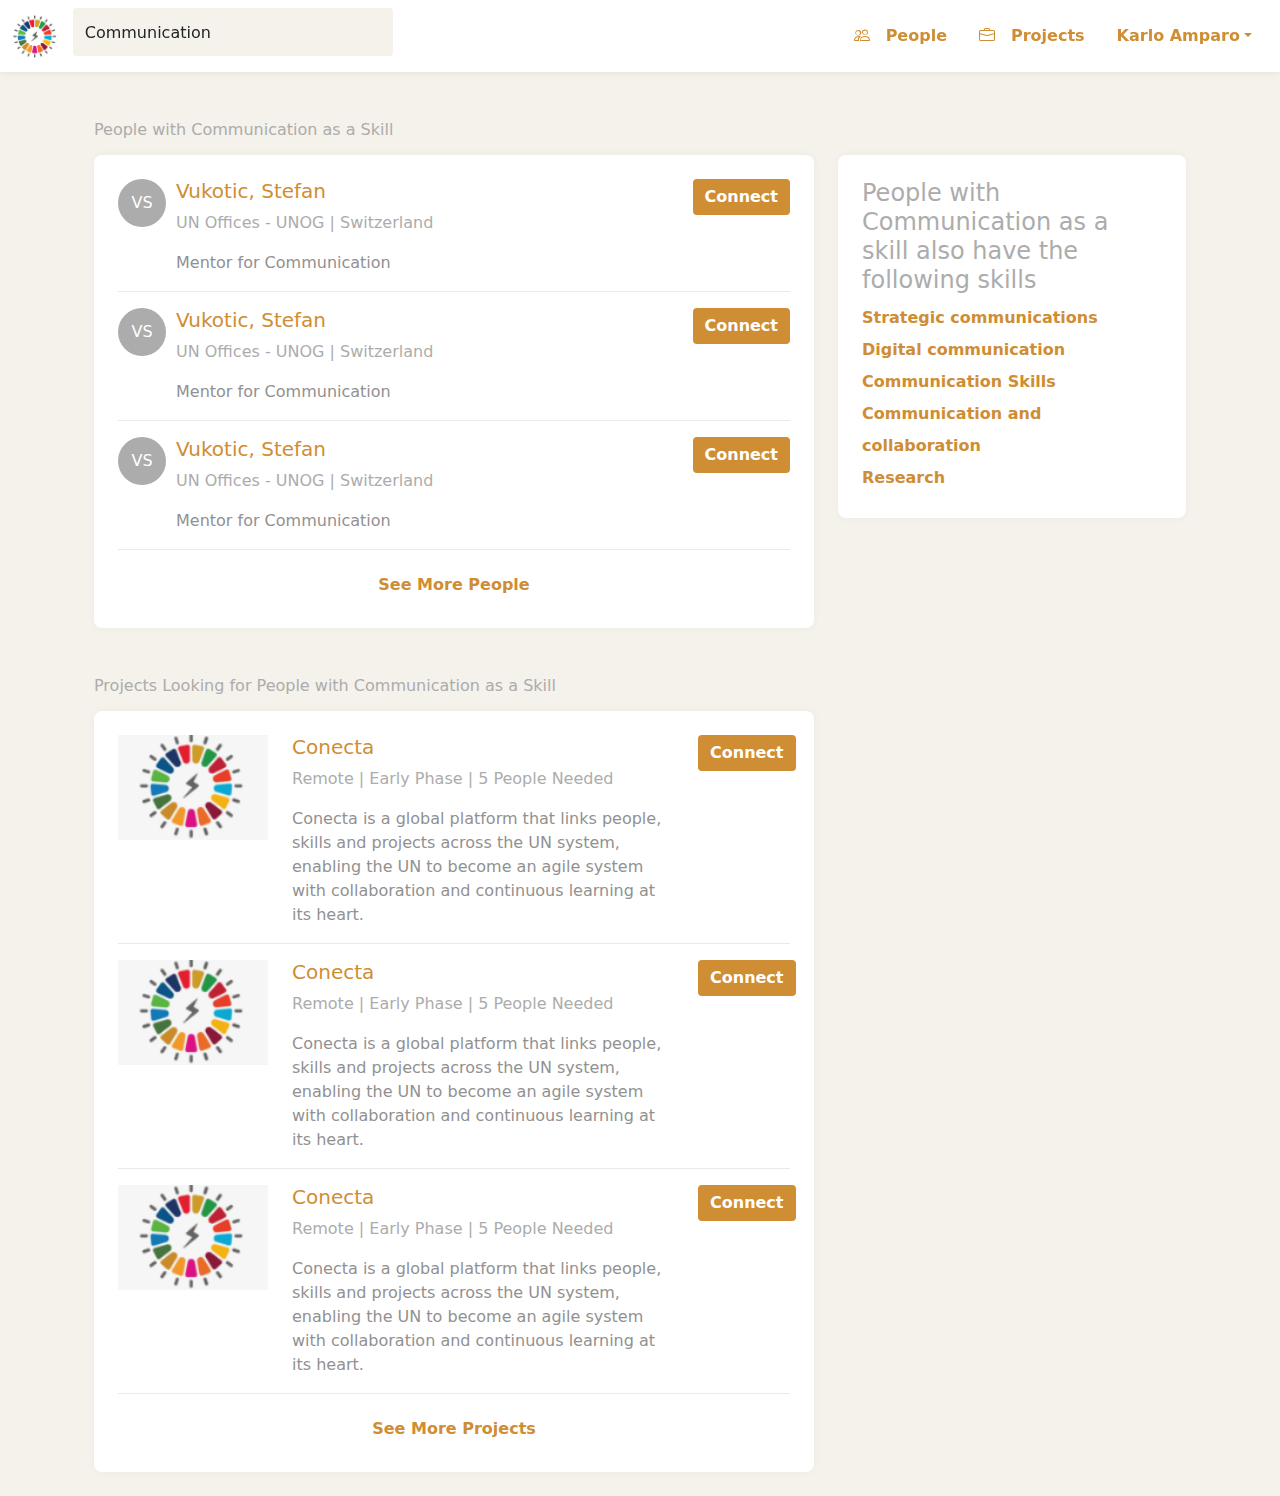
<file: search.html>
<html lang="en"><head>
    <meta charset="utf-8">
    <meta name="viewport" content="width=device-width, initial-scale=1">
    <meta name="description" content="">
    <title>Search | Conecta</title>

    <link href="css/bootstrap.css" rel="stylesheet">
    <link href="css/style.css" rel="stylesheet">
    <link rel="stylesheet" href="https://cdn.jsdelivr.net/npm/bootstrap-icons@1.3.0/font/bootstrap-icons.css">
  </head>
  <body>
    
<nav class="navbar fixed-top navbar-expand-md">
  <div class="container-fluid">
    <a class="navbar-brand" href="index.html"><img src="img/logo.png"></a>
    <button class="navbar-toggler" type="button" data-bs-toggle="collapse" data-bs-target="#navbarsExampleDefault" aria-controls="navbarsExampleDefault" aria-expanded="false"   aria-label="Toggle navigation">
      <span class="navbar-toggler-icon"></span>
    </button>

    <div class="collapse navbar-collapse" id="navbarsExampleDefault">
      <form class="d-flex pt-2" action="search.html">
        <input class="form-control me-2" type="search" placeholder="Search for Skill, People, or Projects" aria-label="Search" id="search" value="Communication">
      </form>

      <ul class="navbar-nav ms-auto flex-nowrap">
        <li class="nav-item">
          <a href="#" class="nav-link m-2 menu-item nav-active"><i class="bi bi-people me-3"></i>People</a>
        </li>
        <li class="nav-item">
          <a href="#" class="nav-link m-2 menu-item"><i class="bi bi-briefcase me-3"></i>Projects</a>
        </li>
        <li class="nav-item dropdown">
          <a class="nav-link m-2 dropdown-toggle" data-bs-toggle="dropdown" href="#" role="button" aria-expanded="false">Karlo Amparo</a>
        </li>
      </ul>
      
    </div>
  </div>
</nav>

<div id="main" class="container pb-4">
  <div class="container">
  <div class="row">
    <div class="col-sm-8">


      <h6 class="light-grey">People with Communication as a Skill</h6>
      <div class="card mt-3 pt-0">
        <div class="card-body">
          

          <div class="row card-item">
            <div class="col-sm-1">
              <div class="profile-image">
                VS
              </div>
            </div>
            <div class="col-sm-8">
              <a class="orange" href="profile.html">
                <h5>Vukotic, Stefan</h5>
              </a>
              <p class="sub light-grey">UN Offices - UNOG  |  Switzerland</p>
              <p class="grey">Mentor for Communication</p>
            </div>
            <div class="col-sm-3 text-end">
              <button type="button" class="btn btn-primary">Connect</button>
            </div>
          </div>

          <hr>

          <div class="row card-item">
            <div class="col-sm-1">
              <div class="profile-image">
                VS
              </div>
            </div>
            <div class="col-sm-8">
              <a class="orange" href="profile.html">
                <h5>Vukotic, Stefan</h5>
              </a>
              <p class="sub light-grey">UN Offices - UNOG  |  Switzerland</p>
              <p class="grey">Mentor for Communication</p>
            </div>
            <div class="col-sm-3 text-end">
              <button type="button" class="btn btn-primary">Connect</button>
            </div>
          </div>

          <hr>

          <div class="row card-item">
            <div class="col-sm-1">
              <div class="profile-image">
                VS
              </div>
            </div>
            <div class="col-sm-8">
              <a class="orange" href="profile.html">
                <h5>Vukotic, Stefan</h5>
              </a>
              <p class="sub light-grey">UN Offices - UNOG  |  Switzerland</p>
              <p class="grey">Mentor for Communication</p>
            </div>
            <div class="col-sm-3 text-end">
              <button type="button" class="btn btn-primary">Connect</button>
            </div>
          </div>

          <hr>

          <div class="row">
            <div class="col-sm-12 text-center">
              <a href="search-people.html">
                <button type="button" class="btn btn-link">See More People</button>
              </a>
            </div>
          </div>


        </div>
      </div>

      <h6 class="light-grey mt-5">Projects Looking for People with Communication as a Skill</h6>
      <div class="card mt-3 pt-0">
        <div class="card-body">
          

          <div class="row card-item">
            <div class="col-sm-3">
              <img src="img/project-sample.png">
            </div>
            <div class="col-sm-7">
              <a class="orange" href="project.html">
                <h5>Conecta</h5>
              </a>
              <p class="sub light-grey">Remote  |  Early Phase  |  5 People Needed</p>
              <p class="grey">Conecta is a global platform that links people, skills and projects across the UN system, enabling the UN to become an agile system with collaboration and continuous learning at its heart.</p>
            </div>
            <div class="col-sm-2 text-end">
              <button type="button" class="btn btn-primary">Connect</button>
            </div>
          </div>

          <hr>

          <div class="row card-item">
            <div class="col-sm-3">
              <img src="img/project-sample.png">
            </div>
            <div class="col-sm-7">
              <a class="orange" href="project.html">
                <h5>Conecta</h5>
              </a>
              <p class="sub light-grey">Remote  |  Early Phase  |  5 People Needed</p>
              <p class="grey">Conecta is a global platform that links people, skills and projects across the UN system, enabling the UN to become an agile system with collaboration and continuous learning at its heart.</p>
            </div>
            <div class="col-sm-2 text-end">
              <button type="button" class="btn btn-primary">Connect</button>
            </div>
          </div>

          <hr>

          <div class="row card-item">
            <div class="col-sm-3">
              <img src="img/project-sample.png">
            </div>
            <div class="col-sm-7">
              <a class="orange" href="project.html">
                <h5>Conecta</h5>
              </a>
              <p class="sub light-grey">Remote  |  Early Phase  |  5 People Needed</p>
              <p class="grey">Conecta is a global platform that links people, skills and projects across the UN system, enabling the UN to become an agile system with collaboration and continuous learning at its heart.</p>
            </div>
            <div class="col-sm-2 text-end">
              <button type="button" class="btn btn-primary">Connect</button>
            </div>
          </div>

          <hr>

          <div class="row">
            <div class="col-sm-12 text-center">
              <a href="search-projects.html">
                <button type="button" class="btn btn-link">See More Projects</button>
              </a>
            </div>
          </div>


        </div>
      </div>


    </div>
    <div class="col-sm-4">
      <h6 class="light-grey">&nbsp;</h6>
      

      <div class="card mt-3">
        <div class="card-body">
          <h4 class="light-grey">People with Communication as a skill also have the following skills</h4>
            <ul class="link-list">
              <li><a href="#">Strategic communications</a></li>
              <li><a href="#">Digital communication</a></li>
              <li><a href="#">Communication Skills</a></li>
              <li><a href="#">Communication and collaboration</a></li>
              <li><a href="#">Research</a></li>
            </ul>
          


        </div>
      </div>

    </div>
  </div>
</div>

</div><!-- /.container -->


    <script src="js/bootstrap.bundle.min.js"></script>

      
  

</body></html>
</file>
<file: css/style.css>
:root {
  --light-grey: #ACACAC;
  --orange: #CF8D34;
  --grey: #919191;
  --white: #FFFFFF;
}


body {
	background-color:#F5F1EB;
}


nav {
	background-color:#fff;
	box-shadow: 0px 0px 8px rgba(0,0,0,0.08);
	font-weight: 600;
}



a {
	text-decoration: none;
	color:var(--orange);
}

a:hover {
	color:#FF9100;
}

hr {
	color:var(--light-grey);
	margin:0px;
	margin-bottom:16px;
}

#main {
	padding-top:120px;
}

img {
	width:100%;
}

.btn {
	font-weight: 600;
}


/* Color Classes */


.light-grey {
	color:var(--light-grey);
}

.orange {
	color:var(--orange);
}

.grey {
	color:var(--grey);
}

/* Navigation */

.navbar {
	padding:0px;
}

#search {
	background-color:#F5F1EB;
	height:48px;
	width:320px;
	border:0px;
}

#search::-webkit-input-placeholder { /* Chrome/Opera/Safari */
  color: #DED6C9;
}
#search::-moz-placeholder { /* Firefox 19+ */
  color: #DED6C9;
}
#search:-ms-input-placeholder { /* IE 10+ */
  color: #DED6C9;
}
#search:-moz-placeholder { /* Firefox 18- */
  color: #DED6C9;
}

/* Cards */


.card {
	border-radius: 8px;
	box-shadow: 0px 0px 8px rgba(0,0,0,0.04);
	border:0px;
}

.card-body {
	padding:24px;
}




/* Buttons */

.btn-primary {
	background-color:#CF8D34;
	border:0px;
}

.btn-primary:hover {
	background-color:#FF9100;
}

.btn-link {
	color:#CF8D34;
	text-decoration: none;
	font-weight: 600;
}

.btn-link:hover {
	color:#FF9100;
}


/* Profile */

.profile-image {
	width:48px;
	height:48px;
	border-radius: 24px;
	text-align: center;
	padding-top:12px;
	background-color:var(--light-grey);
	color:var(--white);
}

.profile-image-big {
	width:96px;
	height:96px;
	border-radius: 50%;
	text-align: center;
	padding-top:12px;
	margin:0px auto;
	margin-top:-72px;
	background-color:var(--light-grey);
	color:var(--white);
	margin-bottom:32px;
	font-size:32px;
	padding-top:20px;
	border:4px solid #fff;
}

/* Skills */

.link-list {
	list-style-type: none;
	margin:0px;
	padding: 0px;
	font-weight: 600;
}

.link-list li {
	line-height: 2rem;
}

.skill-pill {
	text-align: center;
	font-weight: 600;
	background-color:var(--light-grey);
	color:#fff;
	border-radius: 12px;
	font-size:12px;
	padding:4px;
}

.skill-pill.expert {
	background:var(--orange);
}

.skill-pill.advanced {
	background:#D9A55F;
}

.skill-pill.intermediate {
	background:#E7C699;
	color:var(--orange);
}

.skill-pill.beginner {
	background:#F3E2CC;
	color:var(--orange);
}


/* Projects */

.project-image-big {
	height:150px;
	border:4px solid white;
	margin-top:-75px;
}

.project-need {
	background-color:#F5F1EB;
	border-radius: 16px;
}

/* Search */

#search-nav {
	top:72px;
}
</file>
